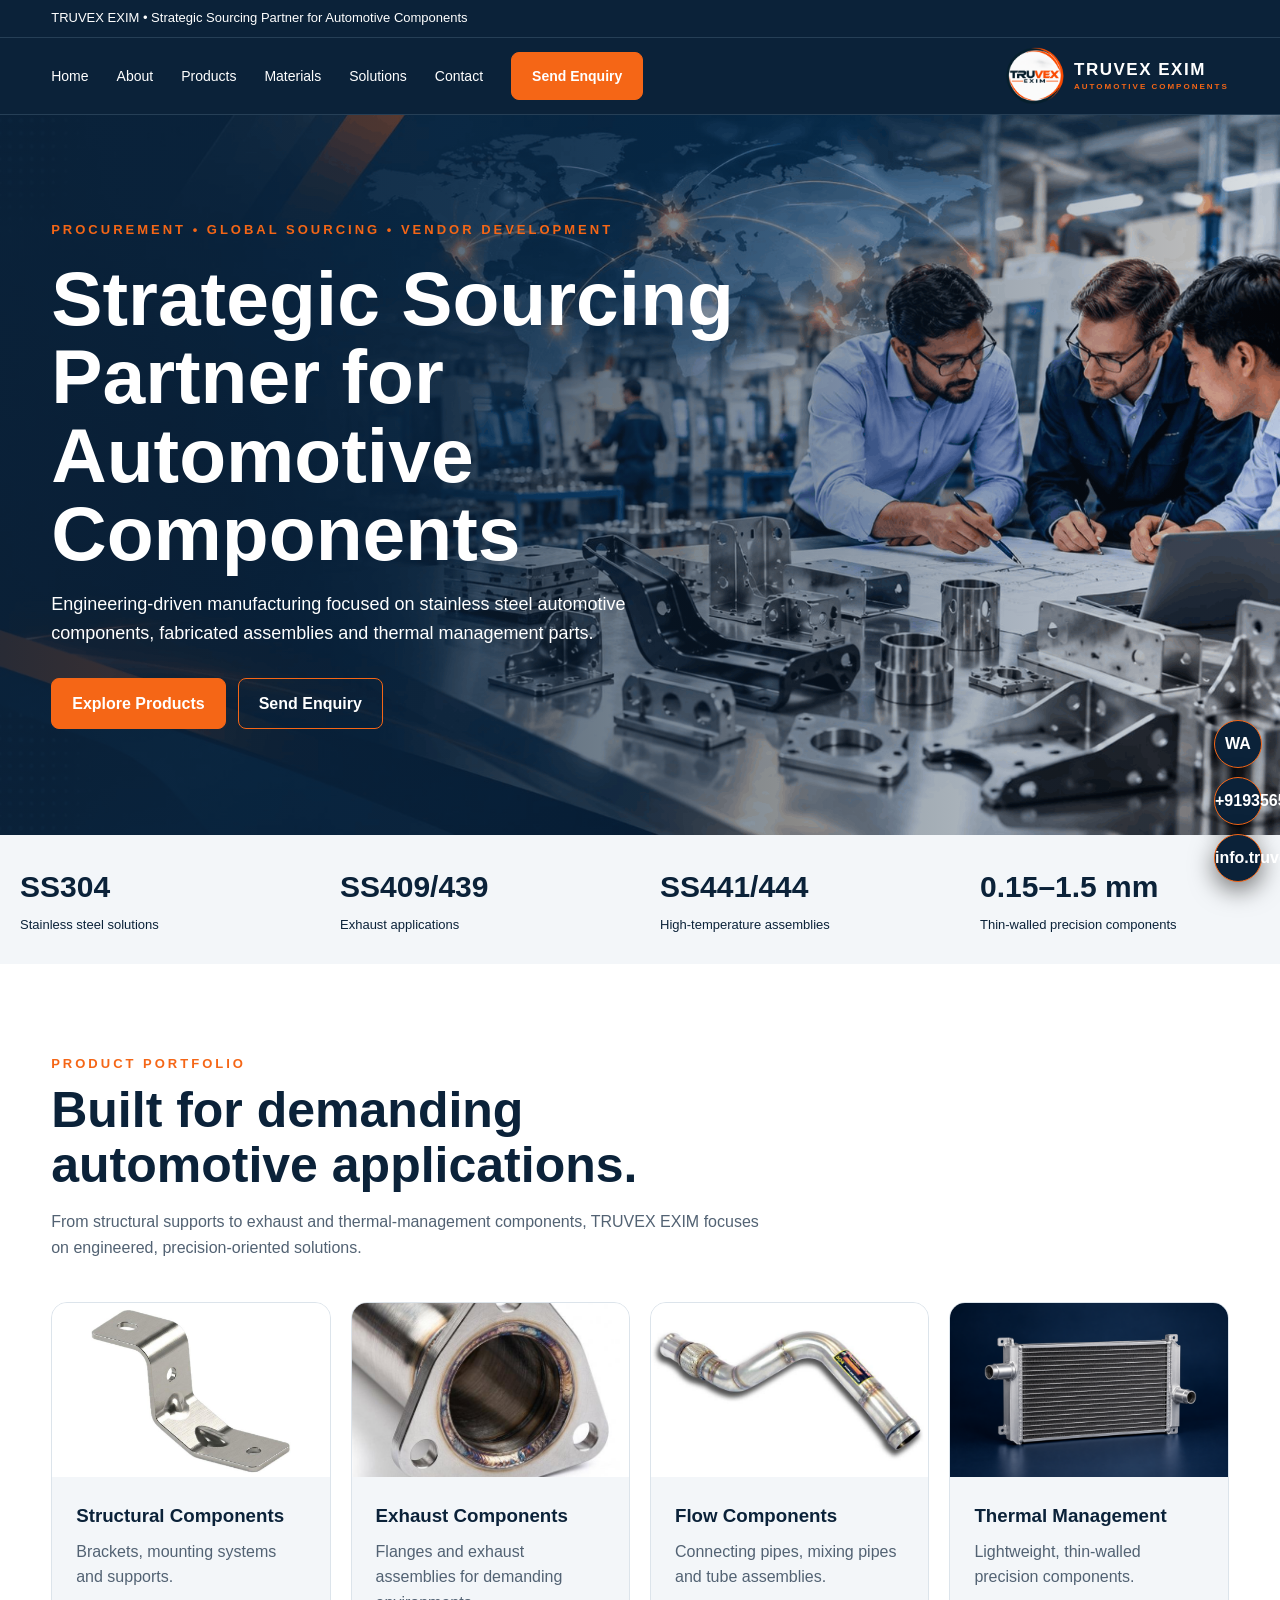
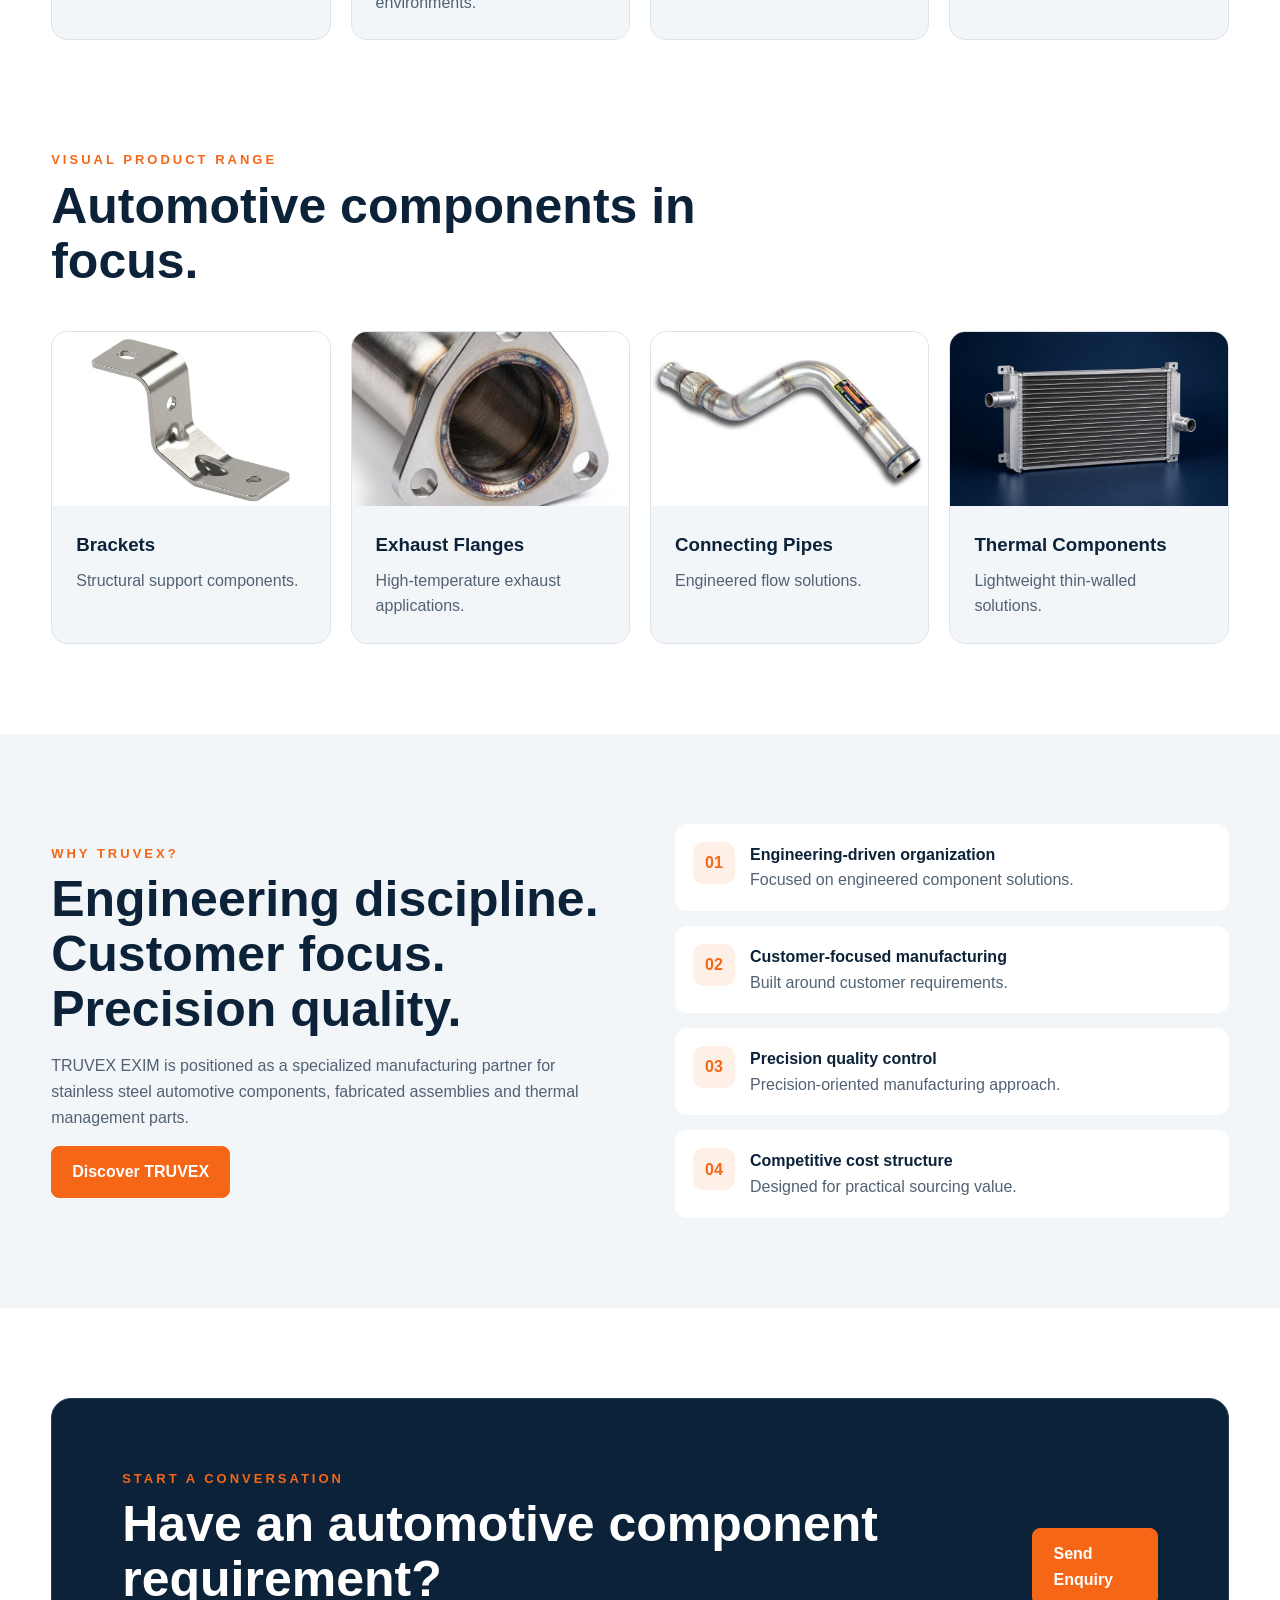
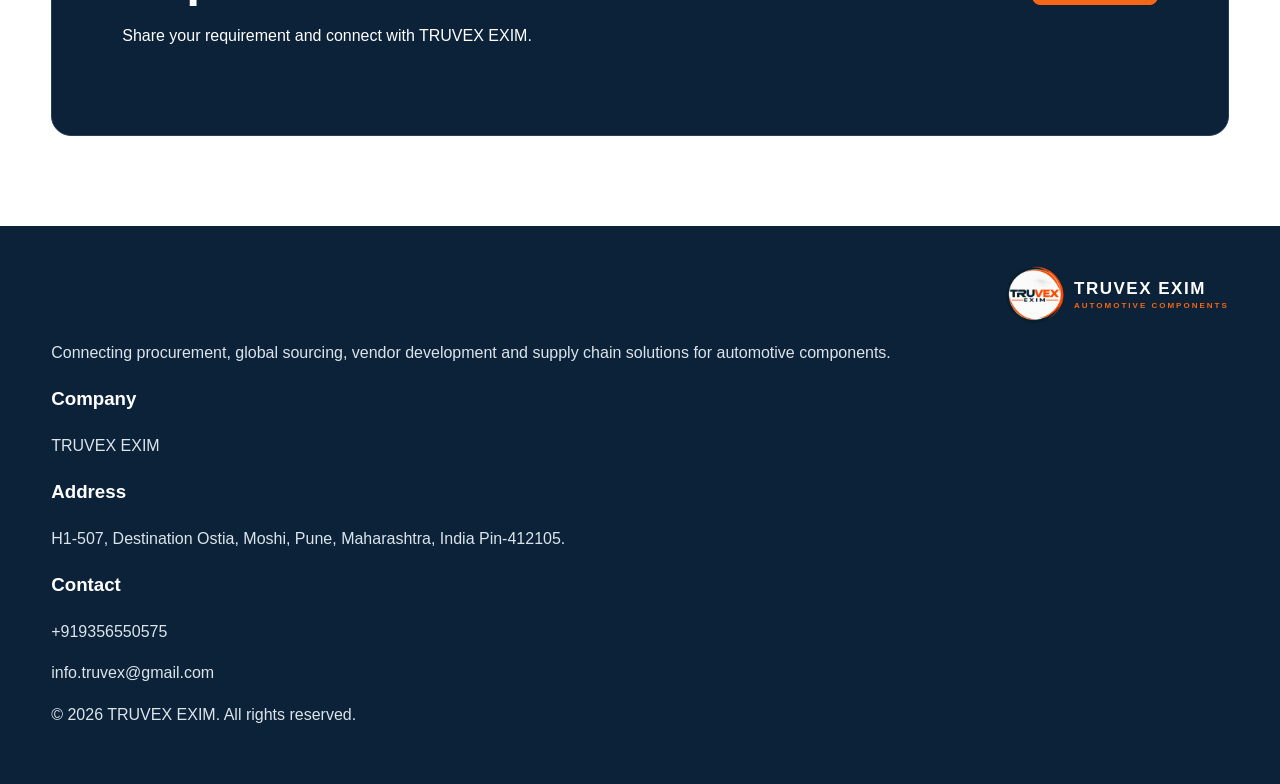
<file: TRUVEX_EXIM_Updated_Ready_for_VSCode/index.html>
<!doctype html>
<html lang="en"> 
<head>
<meta charset="utf-8">
<meta name="viewport" content="width=device-width,initial-scale=1">
<title>Index | TRUVEX EXIM</title>
<meta name="description" content="TRUVEX EXIM - Strategic Sourcing Partner for Automotive Components">
<link rel="stylesheet" href="style.css">
</head>
<body>
<div class="topbar"><div class="container">TRUVEX EXIM • Strategic Sourcing Partner for Automotive Components</div></div>
<header class="nav">
<div class="container nav-inner">
<nav class="nav-links">
<a href="index.html">Home</a><a href="about.html">About</a><a href="products.html">Products</a>
<a href="materials.html">Materials</a><a href="solutions.html">Solutions</a><a href="contact.html">Contact</a>
<a class="btn btn-primary" href="contact.html">Send Enquiry</a>
</nav>
<button class="menu" aria-label="Open menu">☰</button>
<a class="brand brand-right" href="index.html" aria-label="TRUVEX EXIM Home">
<img src="assets/truvex-logo.png" alt="TRUVEX EXIM Logo">
<span><b>TRUVEX EXIM</b><small>AUTOMOTIVE COMPONENTS</small></span>
</a>
</div></header>
<main><section class="hero"><div class="container"><div class="hero-content"><div class="eyebrow">Procurement • Global Sourcing • Vendor Development</div><h1>Strategic Sourcing Partner for Automotive Components</h1><p>Engineering-driven manufacturing focused on stainless steel automotive components, fabricated assemblies and thermal management parts.</p><div class="actions"><a class="btn btn-primary" href="products.html">Explore Products</a><a class="btn btn-outline" href="contact.html">Send Enquiry</a></div></div></div></section>
<div class="stats"><div class="container" style="display:contents"><div class="stat"><strong>SS304</strong><span>Stainless steel solutions</span></div><div class="stat"><strong>SS409/439</strong><span>Exhaust applications</span></div><div class="stat"><strong>SS441/444</strong><span>High-temperature assemblies</span></div><div class="stat"><strong>0.15–1.5 mm</strong><span>Thin-walled precision components</span></div></div></div>
<section class="section"><div class="container"><div class="section-head"><div class="eyebrow">Product Portfolio</div><h2>Built for demanding automotive applications.</h2><p class="muted">From structural supports to exhaust and thermal-management components, TRUVEX EXIM focuses on engineered, precision-oriented solutions.</p></div><div class="grid grid-4">
<a class="card" href="products.html"><img class="card-img" src="assets/bractes.png"><div class="card-body"><h3>Structural Components</h3><p>Brackets, mounting systems and supports.</p></div></a>
<a class="card" href="products.html"><img class="card-img" src="assets/flanges.png"><div class="card-body"><h3>Exhaust Components</h3><p>Flanges and exhaust assemblies for demanding environments.</p></div></a>
<a class="card" href="products.html"><img class="card-img" src="assets/pipes.png"><div class="card-body"><h3>Flow Components</h3><p>Connecting pipes, mixing pipes and tube assemblies.</p></div></a>
<a class="card" href="solutions.html"><img class="card-img" src="assets/thermal.png"><div class="card-body"><h3>Thermal Management</h3><p>Lightweight, thin-walled precision components.</p></div></a>
</div></div></section>
<section class="section" style="padding-top:20px"><div class="container">
<div class="section-head"><div class="eyebrow">Visual Product Range</div><h2>Automotive components in focus.</h2></div>
<div class="grid grid-4">
<div class="card"><img class="card-img" src="assets/bractes.png" alt="Stainless steel automotive brackets"><div class="card-body"><h3>Brackets</h3><p>Structural support components.</p></div></div>
<div class="card"><img class="card-img" src="assets/flanges.png" alt="Automotive exhaust flange"><div class="card-body"><h3>Exhaust Flanges</h3><p>High-temperature exhaust applications.</p></div></div>
<div class="card"><img class="card-img" src="assets/pipes.png" alt="Automotive connecting pipes"><div class="card-body"><h3>Connecting Pipes</h3><p>Engineered flow solutions.</p></div></div>
<div class="card"><img class="card-img" src="assets/thermal.png" alt="Thermal management component"><div class="card-body"><h3>Thermal Components</h3><p>Lightweight thin-walled solutions.</p></div></div>
</div></div></section><section class="section materials"><div class="container split"><div><div class="eyebrow">Why TRUVEX?</div><h2>Engineering discipline. Customer focus. Precision quality.</h2><p class="muted">TRUVEX EXIM is positioned as a specialized manufacturing partner for stainless steel automotive components, fabricated assemblies and thermal management parts.</p><a class="btn btn-primary" href="about.html">Discover TRUVEX</a></div><div class="feature-list"><div class="feature"><div class="icon">01</div><div><b>Engineering-driven organization</b><span class="muted">Focused on engineered component solutions.</span></div></div><div class="feature"><div class="icon">02</div><div><b>Customer-focused manufacturing</b><span class="muted">Built around customer requirements.</span></div></div><div class="feature"><div class="icon">03</div><div><b>Precision quality control</b><span class="muted">Precision-oriented manufacturing approach.</span></div></div><div class="feature"><div class="icon">04</div><div><b>Competitive cost structure</b><span class="muted">Designed for practical sourcing value.</span></div></div></div></div></section>
<section class="section"><div class="container"><div class="cta"><div><div class="eyebrow">Start a conversation</div><h2 style="margin-bottom:5px">Have an automotive component requirement?</h2><p class="muted">Share your requirement and connect with TRUVEX EXIM.</p></div><a class="btn btn-primary" href="contact.html">Send Enquiry</a></div></div></section></main>
<!-- TRUVEX EXIM Footer -->
<footer class="footer">
  <div class="container">

    <div class="footer-content">

      <!-- Company Logo -->
      <a class="brand brand-right" href="index.html"
         aria-label="TRUVEX EXIM Home">
        <img src="assets/truvex-logo.png"
             alt="TRUVEX EXIM Logo">
        <span>
          <b>TRUVEX EXIM</b>
          <small>AUTOMOTIVE COMPONENTS</small>
        </span>
      </a>

      <p>
        Connecting procurement, global sourcing, vendor development
        and supply chain solutions for automotive components.
      </p>
      
<!-- Company -->
<h3>Company</h3>
<p>TRUVEX EXIM</p>

      <!-- Address -->
      <h3>Address</h3>
      <p>
      H1-507, Destination Ostia, Moshi, Pune, Maharashtra, India Pin-412105.
      </p>

      <!-- Contact -->
      <h3>Contact</h3>
      <p>
        <a href="tel:+919356550575">+919356550575</a>
      </p>
      <p>
        <a href="mailto:info.truvex@gmail.com">
          info.truvex@gmail.com
        </a>
      </p>

      <!-- Copyright -->
      <p class="copyright">
        &copy; 2026 TRUVEX EXIM. All rights reserved.
      </p>

    </div>
  </div>
</footer>

  <div class="floating"><a class="float-btn" data-whatsapp href="#contact" aria-label="WhatsApp">WA</a><a class="float-btn" data-phone href="#contact" aria-label="Call">☎</a><a class="float-btn" data-email href="#contact" aria-label="Email">✉</a></div>
<script src="config.js"></script>
<script src="script.js"></script>
</body>
</html>
</file>
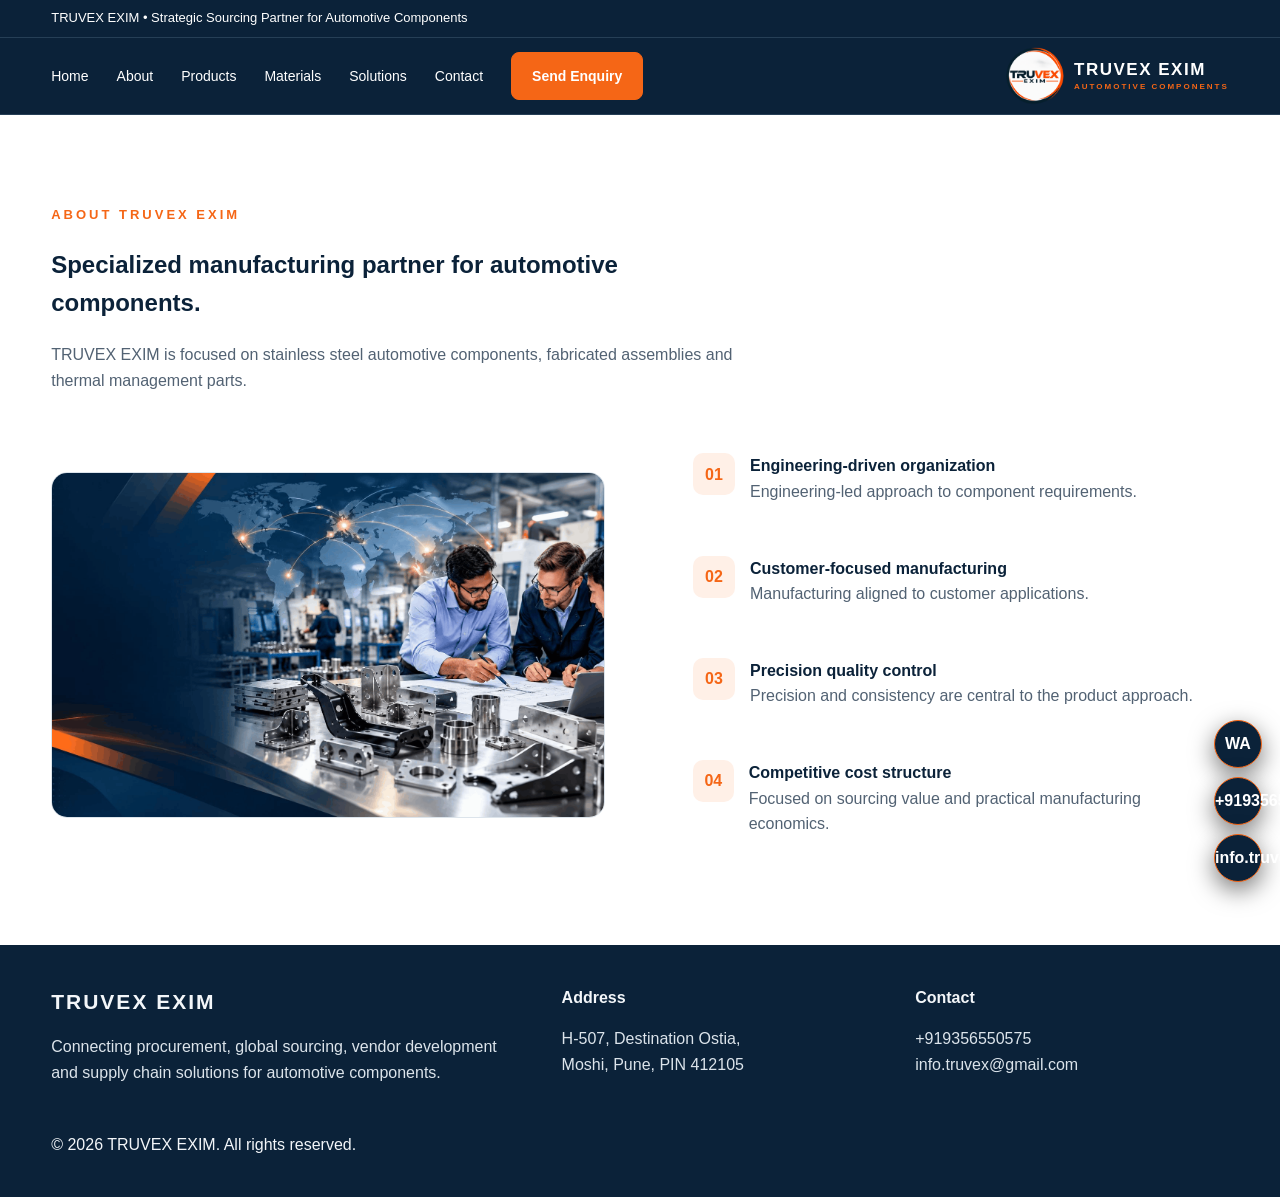
<file: TRUVEX_EXIM_Updated_Ready_for_VSCode/about.html>
<!doctype html>
<html lang="en">
<head>
<meta charset="utf-8">
<meta name="viewport" content="width=device-width,initial-scale=1">
<title>About | TRUVEX EXIM</title>
<meta name="description" content="TRUVEX EXIM - Strategic Sourcing Partner for Automotive Components">
<link rel="stylesheet" href="style.css">
</head>
<body>
<div class="topbar"><div class="container">TRUVEX EXIM • Strategic Sourcing Partner for Automotive Components</div></div>
<header class="nav">
<div class="container nav-inner">
<nav class="nav-links">
<a href="index.html">Home</a><a href="about.html">About</a><a href="products.html">Products</a>
<a href="materials.html">Materials</a><a href="solutions.html">Solutions</a><a href="contact.html">Contact</a>
<a class="btn btn-primary" href="contact.html">Send Enquiry</a>
</nav>
<button class="menu" aria-label="Open menu">☰</button>
<a class="brand brand-right" href="index.html" aria-label="TRUVEX EXIM Home">
<img src="assets/truvex-logo.png" alt="TRUVEX EXIM Logo">
<span><b>TRUVEX EXIM</b><small>AUTOMOTIVE COMPONENTS</small></span>
</a>
</div></header>
<main><section class="section"><div class="container"><div class="section-head"><div class="eyebrow">About TRUVEX EXIM</div><h1>Specialized manufacturing partner for automotive components.</h1><p class="muted">TRUVEX EXIM is focused on stainless steel automotive components, fabricated assemblies and thermal management parts.</p></div><div class="split"><div class="card"><img class="card-img" src="assets/hero.png"></div><div class="feature-list"><div class="feature"><div class="icon">01</div><div><b>Engineering-driven organization</b><span class="muted">Engineering-led approach to component requirements.</span></div></div><div class="feature"><div class="icon">02</div><div><b>Customer-focused manufacturing</b><span class="muted">Manufacturing aligned to customer applications.</span></div></div><div class="feature"><div class="icon">03</div><div><b>Precision quality control</b><span class="muted">Precision and consistency are central to the product approach.</span></div></div><div class="feature"><div class="icon">04</div><div><b>Competitive cost structure</b><span class="muted">Focused on sourcing value and practical manufacturing economics.</span></div></div></div></div></div></section></main>
<footer class="footer"><div class="container footer-grid"><div><div class="brand">TRUVEX EXIM</div><p>Connecting procurement, global sourcing, vendor development and supply chain solutions for automotive components.</p></div><div><b>Address</b><p>H-507, Destination Ostia,<br>Moshi, Pune, PIN 412105</p></div><div><b>Contact</b><p><a data-phone href="#contact">Phone</a><br><a data-email href="#contact">Email</a></p></div></div><div class="container" style="margin-top:30px">© <span data-year></span> TRUVEX EXIM. All rights reserved.</div></footer>
<div class="floating"><a class="float-btn" data-whatsapp href="#contact" aria-label="WhatsApp">WA</a><a class="float-btn" data-phone href="#contact" aria-label="Call">☎</a><a class="float-btn" data-email href="#contact" aria-label="Email">✉</a></div>
<script src="config.js"></script>
<script src="script.js"></script>
</body>
</html>
</file>
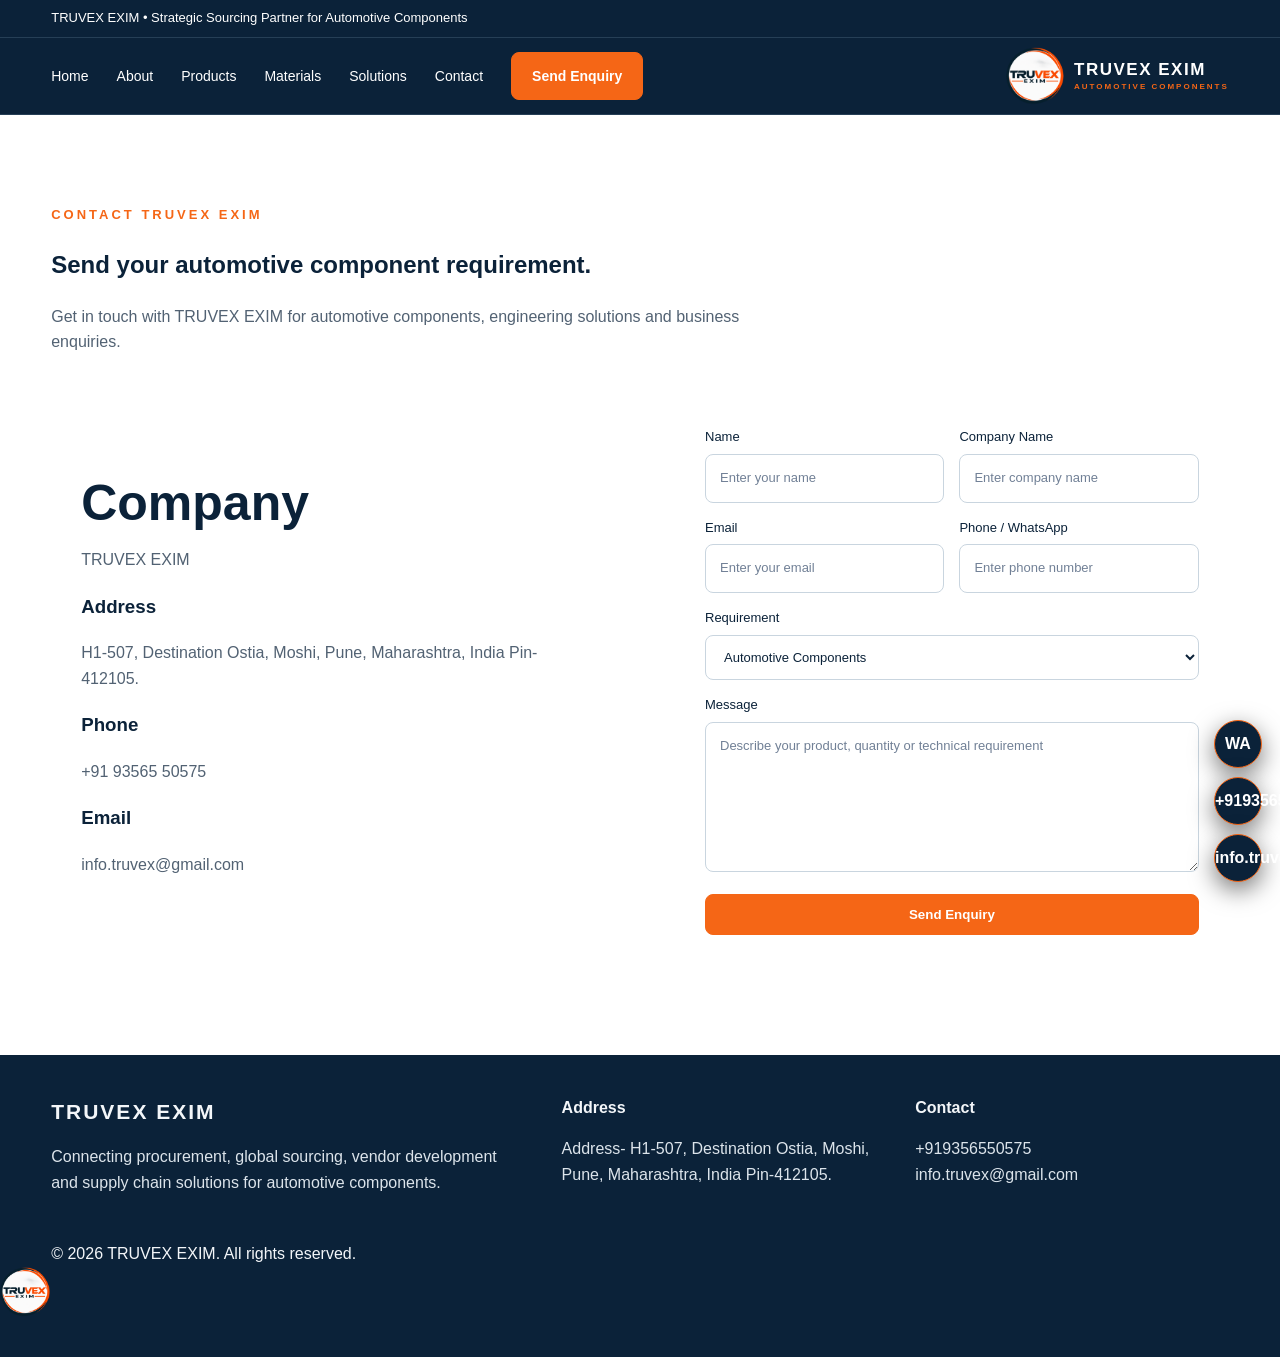
<file: TRUVEX_EXIM_Updated_Ready_for_VSCode/contact.html>
<!doctype html>
<html lang="en">
<head>
<meta charset="utf-8">
<meta name="viewport" content="width=device-width,initial-scale=1">
<title>Contact | TRUVEX EXIM</title>
<meta name="description" content="TRUVEX EXIM - Strategic Sourcing Partner for Automotive Components">
<link rel="stylesheet" href="style.css">
</head>
<body>
<div class="topbar"><div class="container">TRUVEX EXIM • Strategic Sourcing Partner for Automotive Components</div></div>
<header class="nav">
<div class="container nav-inner">
<nav class="nav-links">
<a href="index.html">Home</a><a href="about.html">About</a><a href="products.html">Products</a>
<a href="materials.html">Materials</a><a href="solutions.html">Solutions</a><a href="contact.html">Contact</a>
<a class="btn btn-primary" href="contact.html">Send Enquiry</a>
</nav>
<button class="menu" aria-label="Open menu">☰</button>
<a class="brand brand-right" href="index.html" aria-label="TRUVEX EXIM Home">
<img src="assets/truvex-logo.png" alt="TRUVEX EXIM Logo">
<span><b>TRUVEX EXIM</b><small>AUTOMOTIVE COMPONENTS</small></span>
</a>
</div></header>

<main>
  <section class="section" id="contact">
    <div class="container">

      <div class="section-head">
        <div class="eyebrow">Contact TRUVEX EXIM</div>
        <h1>Send your automotive component requirement.</h1>
        <p class="muted">
          Get in touch with TRUVEX EXIM for automotive components,
          engineering solutions and business enquiries.
        </p>
      </div>

      <div class="split">

        <!-- Company Information -->
        <div class="contact-box">
          <h2>Company</h2>
          <p class="muted">TRUVEX EXIM</p>

          <h3>Address</h3>
          <p class="muted">
          H1-507, Destination Ostia, Moshi, Pune, Maharashtra, India Pin-412105.
          </p>

          <h3>Phone</h3>
          <p class="muted">
            <a href="tel:+919356550575">+91 93565 50575</a>
          </p>

          <h3>Email</h3>
          <p class="muted">
            <a href="mailto:info.truvex@gmail.com">
              info.truvex@gmail.com
            </a>
          </p>
        </div>

        <!-- Enquiry Form -->
        <div class="contact-box">
          <form class="form" id="enquiryForm">

            <div class="two">
              <label>
                Name
                <input type="text" name="name"
                       placeholder="Enter your name" required>
              </label>

              <label>
                Company Name
                <input type="text" name="company"
                       placeholder="Enter company name">
              </label>
            </div>

            <div class="two">
              <label>
                Email
                <input type="email" name="email"
                       placeholder="Enter your email" required>
              </label>

              <label>
                Phone / WhatsApp
                <input type="tel" name="phone"
                       placeholder="Enter phone number" required>
              </label>
            </div>

            <label>
              Requirement
              <select name="requirement">
                <option>Automotive Components</option>
                <option>Structural Components</option>
                <option>Exhaust Components</option>
                <option>Flow Components</option>
                <option>Engine Components</option>
                <option>Thermal Management</option>
                <option>Other</option>
              </select>
            </label>

            <label>
              Message
              <textarea name="message" rows="5"
                placeholder="Describe your product, quantity or technical requirement"
                required></textarea>
            </label>

            <button class="btn btn-primary" type="submit">
              Send Enquiry
            </button>

          </form>
        </div>

      </div>
    </div>
  </section>
</main>

<footer class="footer"><div class="container footer-grid"><div><div class="brand">TRUVEX EXIM</div><p>Connecting procurement, global sourcing, vendor development and supply chain solutions for automotive components.</p></div><div><b>Address</b><p>Address-

H1-507, Destination Ostia, Moshi, <br>Pune, Maharashtra, India Pin-412105.</p></div><div><b>Contact</b><p><a data-phone href="#contact">Phone</a><br><a data-email href="#contact">Email</a></p></div></div><div class="container" style="margin-top:30px">© <span data-year></span> TRUVEX EXIM. All rights reserved.</div>
<div class="footer-logo">
<img src="assets/truvex-logo.png"
     alt="TRUVEX EXIM Logo"
     style="width: 50px !important; height: 50px !important; max-width: 50px !important; object-fit: contain; display: block;">
</div>
</footer>
<div class="floating"><a class="float-btn" data-whatsapp href="#contact" aria-label="WhatsApp">WA</a><a class="float-btn" data-phone href="#contact" aria-label="Call">☎</a><a class="float-btn" data-email href="#contact" aria-label="Email">✉</a></div>
<script src="config.js"></script>
<script src="script.js"></script>
</body>
</html>
</file>
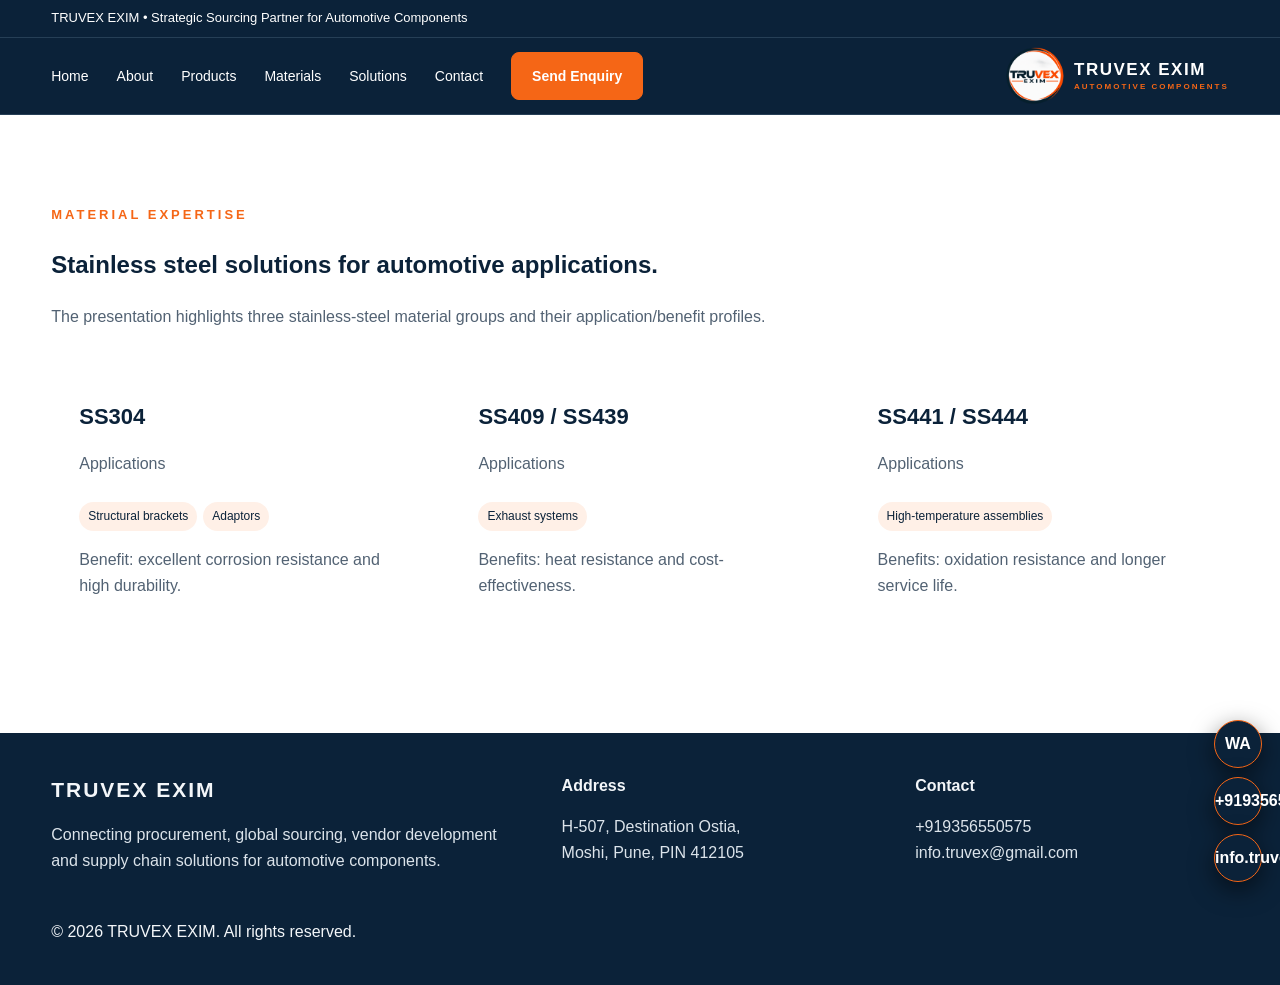
<file: TRUVEX_EXIM_Updated_Ready_for_VSCode/materials.html>
<!doctype html>
<html lang="en">
<head>
<meta charset="utf-8">
<meta name="viewport" content="width=device-width,initial-scale=1">
<title>Materials | TRUVEX EXIM</title>
<meta name="description" content="TRUVEX EXIM - Strategic Sourcing Partner for Automotive Components">
<link rel="stylesheet" href="style.css">
</head>
<body>
<div class="topbar"><div class="container">TRUVEX EXIM • Strategic Sourcing Partner for Automotive Components</div></div>
<header class="nav">
<div class="container nav-inner">
<nav class="nav-links">
<a href="index.html">Home</a><a href="about.html">About</a><a href="products.html">Products</a>
<a href="materials.html">Materials</a><a href="solutions.html">Solutions</a><a href="contact.html">Contact</a>
<a class="btn btn-primary" href="contact.html">Send Enquiry</a>
</nav>
<button class="menu" aria-label="Open menu">☰</button>
<a class="brand brand-right" href="index.html" aria-label="TRUVEX EXIM Home">
<img src="assets/truvex-logo.png" alt="TRUVEX EXIM Logo">
<span><b>TRUVEX EXIM</b><small>AUTOMOTIVE COMPONENTS</small></span>
</a>
</div></header>
<main><section class="section"><div class="container"><div class="section-head"><div class="eyebrow">Material Expertise</div><h1>Stainless steel solutions for automotive applications.</h1><p class="muted">The presentation highlights three stainless-steel material groups and their application/benefit profiles.</p></div><div class="grid grid-3">
<div class="material"><strong>SS304</strong><p>Applications</p><span class="tag">Structural brackets</span><span class="tag">Adaptors</span><p class="muted">Benefit: excellent corrosion resistance and high durability.</p></div>
<div class="material"><strong>SS409 / SS439</strong><p>Applications</p><span class="tag">Exhaust systems</span><p class="muted">Benefits: heat resistance and cost-effectiveness.</p></div>
<div class="material"><strong>SS441 / SS444</strong><p>Applications</p><span class="tag">High-temperature assemblies</span><p class="muted">Benefits: oxidation resistance and longer service life.</p></div>
</div></div></section></main>
<footer class="footer"><div class="container footer-grid"><div><div class="brand">TRUVEX EXIM</div><p>Connecting procurement, global sourcing, vendor development and supply chain solutions for automotive components.</p></div><div><b>Address</b><p>H-507, Destination Ostia,<br>Moshi, Pune, PIN 412105</p></div><div><b>Contact</b><p><a data-phone href="#contact">Phone</a><br><a data-email href="#contact">Email</a></p></div></div><div class="container" style="margin-top:30px">© <span data-year></span> TRUVEX EXIM. All rights reserved.</div></footer>
<div class="floating"><a class="float-btn" data-whatsapp href="#contact" aria-label="WhatsApp">WA</a><a class="float-btn" data-phone href="#contact" aria-label="Call">☎</a><a class="float-btn" data-email href="#contact" aria-label="Email">✉</a></div>
<script src="config.js"></script>
<script src="script.js"></script>
</body>
</html>
</file>
<file: TRUVEX_EXIM_Updated_Ready_for_VSCode/style.css>
/* TRUVEX EXIM - Premium Industrial Website */
:root{--bg:#17232c;--panel:#24343e;--panel2:#2b3d48;--text:#eef3f5;--muted:#c0ccd2;--line:#435661c;--accent:#4db7ff;--max:1180px}
*{box-sizing:border-box}html{scroll-behavior:smooth}body{margin:0;background:var(--bg);color:var(--text);font-family:Inter,Segoe UI,Arial,sans-serif;line-height:1.6}a{color:inherit;text-decoration:none}img{max-width:100%;display:block}
.container{width:min(92%,var(--max));margin:auto}.topbar{font-size:13px;color:#b9c5cb;border-bottom:1px solid #1c252b;padding:8px 0}.nav{position:sticky;top:0;z-index:50;background:rgba(7,10,14,.92);backdrop-filter:blur(14px);border-bottom:1px solid #202a31}.nav-inner{height:76px;display:flex;align-items:center;justify-content:space-between}.brand{font-weight:900;letter-spacing:2px;font-size:21px}.brand small{display:block;font-size:9px;letter-spacing:3px;color:var(--accent);font-weight:700}.nav-links{display:flex;gap:28px;align-items:center}.nav-links a{font-size:14px;color:#cbd5da}.nav-links a:hover{color:#fff}.btn{display:inline-flex;align-items:center;justify-content:center;padding:12px 20px;border-radius:8px;font-weight:800;border:1px solid transparent;cursor:pointer}.btn-primary{background:var(--accent);color:#061018}.btn-outline{border-color:#43525d;color:#fff;background:transparent}.menu{display:none;background:none;border:0;color:#fff;font-size:28px}
.hero{min-height:720px;display:flex;align-items:center;background:linear-gradient(90deg,rgba(7,10,14,.98) 0%,rgba(7,10,14,.86) 42%,rgba(7,10,14,.28) 100%),url("assets/hero.png") center/cover no-repeat}.hero-content{max-width:690px;padding:90px 0}.eyebrow{color:var(--accent);font-size:13px;letter-spacing:3px;font-weight:800;text-transform:uppercase}.hero h1{font-size:clamp(44px,6vw,78px);line-height:1.02;margin:18px 0}.hero p{font-size:18px;color:#c4d0d6;max-width:620px}.actions{display:flex;gap:12px;flex-wrap:wrap;margin-top:30px}
.section{padding:90px 0}.section-head{max-width:720px;margin-bottom:42px}.section h2{font-size:clamp(32px,4vw,50px);line-height:1.1;margin:8px 0 15px}.muted{color:var(--muted)}.grid{display:grid;gap:20px}.grid-4{grid-template-columns:repeat(4,1fr)}.grid-3{grid-template-columns:repeat(3,1fr)}.card{background:linear-gradient(145deg, #2b3d48,#1c2b34,var(--panel),#0c1217);border:1px solid var(--line);border-radius:16px;overflow:hidden}.card-body{padding:24px}.card h3{margin:0 0 8px}.card p{color:var(--muted);margin:0}.card-img{aspect-ratio:16/10;background:#111;object-fit:cover}
.stats{display:grid;grid-template-columns:repeat(4,1fr);border-block:1px solid var(--line);background:#1c2b34}.stat{padding:28px 20px;border-right:1px solid var(--line)}.stat:last-child{border:0}.stat strong{display:block;font-size:30px}.stat span{color:var(--muted);font-size:13px}
.split{display:grid;grid-template-columns:1fr 1fr;gap:70px;align-items:center}.feature-list{display:grid;gap:15px}.feature{display:flex;gap:15px;padding:18px;border:1px solid var(--line);border-radius:12px;background:#24343e}.feature b{display:block}.icon{width:42px;height:42px;display:grid;place-items:center;border-radius:10px;background:#132532;color:var(--accent);font-weight:900}
.materials{background:#1c2b34}.material{padding:28px;border:1px solid var(--line);border-radius:14px}.material strong{font-size:22px}.tag{display:inline-block;margin-top:10px;margin-right:6px;padding:5px 9px;border-radius:99px;background:#17242c;color:#b9cbd4;font-size:12px}
.cta{padding:70px;border-radius:20px;background:linear-gradient(110deg,#2b414e,#1c2b34);border:1px solid #2b414e;display:flex;justify-content:space-between;gap:30px;align-items:center}
.form{display:grid;gap:15px}.two{display:grid;grid-template-columns:1fr 1fr;gap:15px}label{font-size:13px;color:#b9c5cb}input,select,textarea{width:100%;margin-top:6px;padding:13px 14px;background:#0b1116;color:#fff;border:1px solid #2a363e;border-radius:8px;font:inherit}textarea{min-height:150px;resize:vertical}.contact-box{padding:30px;border:1px solid var(--line);border-radius:16px;background:#0c1217}.footer{border-top:1px solid var(--line);padding:40px 0;color:#94a3ab}.footer-grid{display:grid;grid-template-columns:1.5fr 1fr 1fr;gap:40px}.floating{position:fixed;right:18px;bottom:18px;z-index:60;display:grid;gap:9px}.float-btn{width:48px;height:48px;border-radius:50%;display:grid;place-items:center;background:#15232c;border:1px solid #3a4b55;color:#fff;font-weight:900;box-shadow:0 8px 25px #0008}.notice{padding:12px 15px;border-radius:9px;background:#13212a;color:#b9d7e8;border:1px solid #2d4654;font-size:13px}
@media(max-width:900px){.nav-links{display:none;position:absolute;top:76px;left:0;right:0;background:#080c10;padding:20px;flex-direction:column;align-items:flex-start;border-bottom:1px solid var(--line)}.nav-links.active{display:flex}.menu{display:block}.grid-4{grid-template-columns:1fr 1fr}.grid-3{grid-template-columns:1fr}.split{grid-template-columns:1fr;gap:35px}.stats{grid-template-columns:1fr 1fr}.footer-grid{grid-template-columns:1fr 1fr}}
@media(max-width:600px){.hero{min-height:650px}.hero-content{padding:70px 0}.grid-4,.stats,.two,.footer-grid{grid-template-columns:1fr}.section{padding:65px 0}.cta{padding:35px;display:block}.cta .btn{margin-top:18px}}

/* TRUVEX brand update */
:root{--brand-orange:#ff4d00;--brand-navy:#071d2b}
.nav-inner{gap:20px}
.brand-right{display:flex;align-items:center;gap:10px;min-width:190px;justify-content:flex-end}
.brand-right img{width:58px;height:58px;object-fit:contain;border-radius:50%}
.brand-right span{display:flex;flex-direction:column;line-height:1}
.brand-right span b{font-size:17px;letter-spacing:1.5px;color:#fff}
.brand-right span small{font-size:8px;letter-spacing:2px;color:#ff5a12;margin-top:5px}
.btn-primary{background:linear-gradient(135deg,#ff4d00,#ff7200);color:#fff}
.card:hover{transform:translateY(-5px);border-color:#ff5a12;transition:.25s ease}
@media(max-width:900px){.brand-right img{width:50px;height:50px}.brand-right span b{font-size:14px}.brand-right span small{font-size:7px}}
```css
/* TRUVEX EXIM - Professional Light Theme */

:root {
  --bg: #FFFFFF;
  --panel: #F3F6F9;
  --panel2: #FFFFFF;
  --text: #0B2239;
  --muted: #526273;
  --line: #DCE4EB;
  --accent: #F56616;
  --max: 1180px;
}

/* Main background and text */
body {
  background: #FFFFFF;
  color: #0B2239;
}

/* Header and navigation */
.topbar,
.nav,
.nav-links {
  background: #0B2239;
}

.topbar {
  color: #FFFFFF;
  border-color: #263F56;
}

.nav {
  border-color: #263F56;
}

.nav-links a {
  color: #FFFFFF;
}

.nav-links a:hover {
  color: #F56616;
}

/* Hero background */
.hero {
  background:
    linear-gradient(
      90deg,
      rgba(11,34,57,0.88) 0%,
      rgba(11,34,57,0.60) 45%,
      rgba(11,34,57,0.12) 100%
    ),
    url("assets/hero.png") center/cover no-repeat;
}

.hero h1,
.hero p {
  color: #FFFFFF;
}

.eyebrow,
.brand small,
.brand-right span small {
  color: #F56616;
}

/* Headings and paragraphs */
h1, h2, h3, h4 {
  color: #0B2239;
}

p,
.muted {
  color: #526273;
}

/* Buttons */
.btn-primary {
  background: #F56616;
  color: #FFFFFF;
  border-color: #F56616;
}

.btn-primary:hover {
  background: #D94F08;
}

.btn-outline {
  border-color: #F56616;
  color: #FFFFFF;
}

/* Product and service cards */
.card,
.card-body {
  background: #F3F6F9;
}

.card {
  border: 1px solid #DCE4EB;
}

.card h3 {
  color: #0B2239;
}

.card p {
  color: #526273;
}

/* Statistics and materials */
.stats,
.materials {
  background: #F3F6F9;
}

.stat strong,
.stat span {
  color: #0B2239;
}

.material {
  background: #FFFFFF;
  border-color: #DCE4EB;
}

.material strong {
  color: #0B2239;
}

.tag {
  background: #FFF0E7;
  color: #0B2239;
}

/* Features and contact sections */
.feature,
.contact-box {
  background: #FFFFFF;
  border-color: #DCE4EB;
}

.feature b {
  color: #0B2239;
}

.icon {
  background: #FFF0E7;
  color: #F56616;
}

/* Call-to-action section */
.cta {
  background: #0B2239;
  border-color: #263F56;
}

.cta h2,
.cta h3,
.cta p {
  color: #FFFFFF;
}

/* Contact form */
label {
  color: #0B2239;
}

input,
select,
textarea {
  background: #FFFFFF;
  color: #0B2239;
  border-color: #C9D5DF;
}

input::placeholder,
textarea::placeholder {
  color: #718096;
}

/* Footer */
.footer {
  background: #0B2239;
  color: #F3F6F9;
  border-color: #263F56;
}

.footer p,
.footer a {
  color: #DCE4EB;
}

.footer h2,
.footer h3,
.footer h4 {
  color: #FFFFFF;
}

/* Floating buttons */
.float-btn {
  background: #0B2239;
  color: #FFFFFF;
  border-color: #F56616;
}

/* Mobile navigation */
@media (max-width: 900px) {
  .nav-links {
    background: #0B2239;
  }
}
```css
/* Contact page footer logo size */
.footer .footer-logo img,
.footer .brand-right img {
    width: 20px !important;
    height: 20px !important;
    max-width: 20px !important;
    max-height: 20px !important;
    object-fit: contain !important;
}

/* Mobile */
@media (max-width: 600px) {
    .footer .footer-logo img,
    .footer .brand-right img {
        width: 16px !important;
        height: 16px !important;
        max-width: 16px !important;
        max-height: 16px !important;
    }
}
</file>
